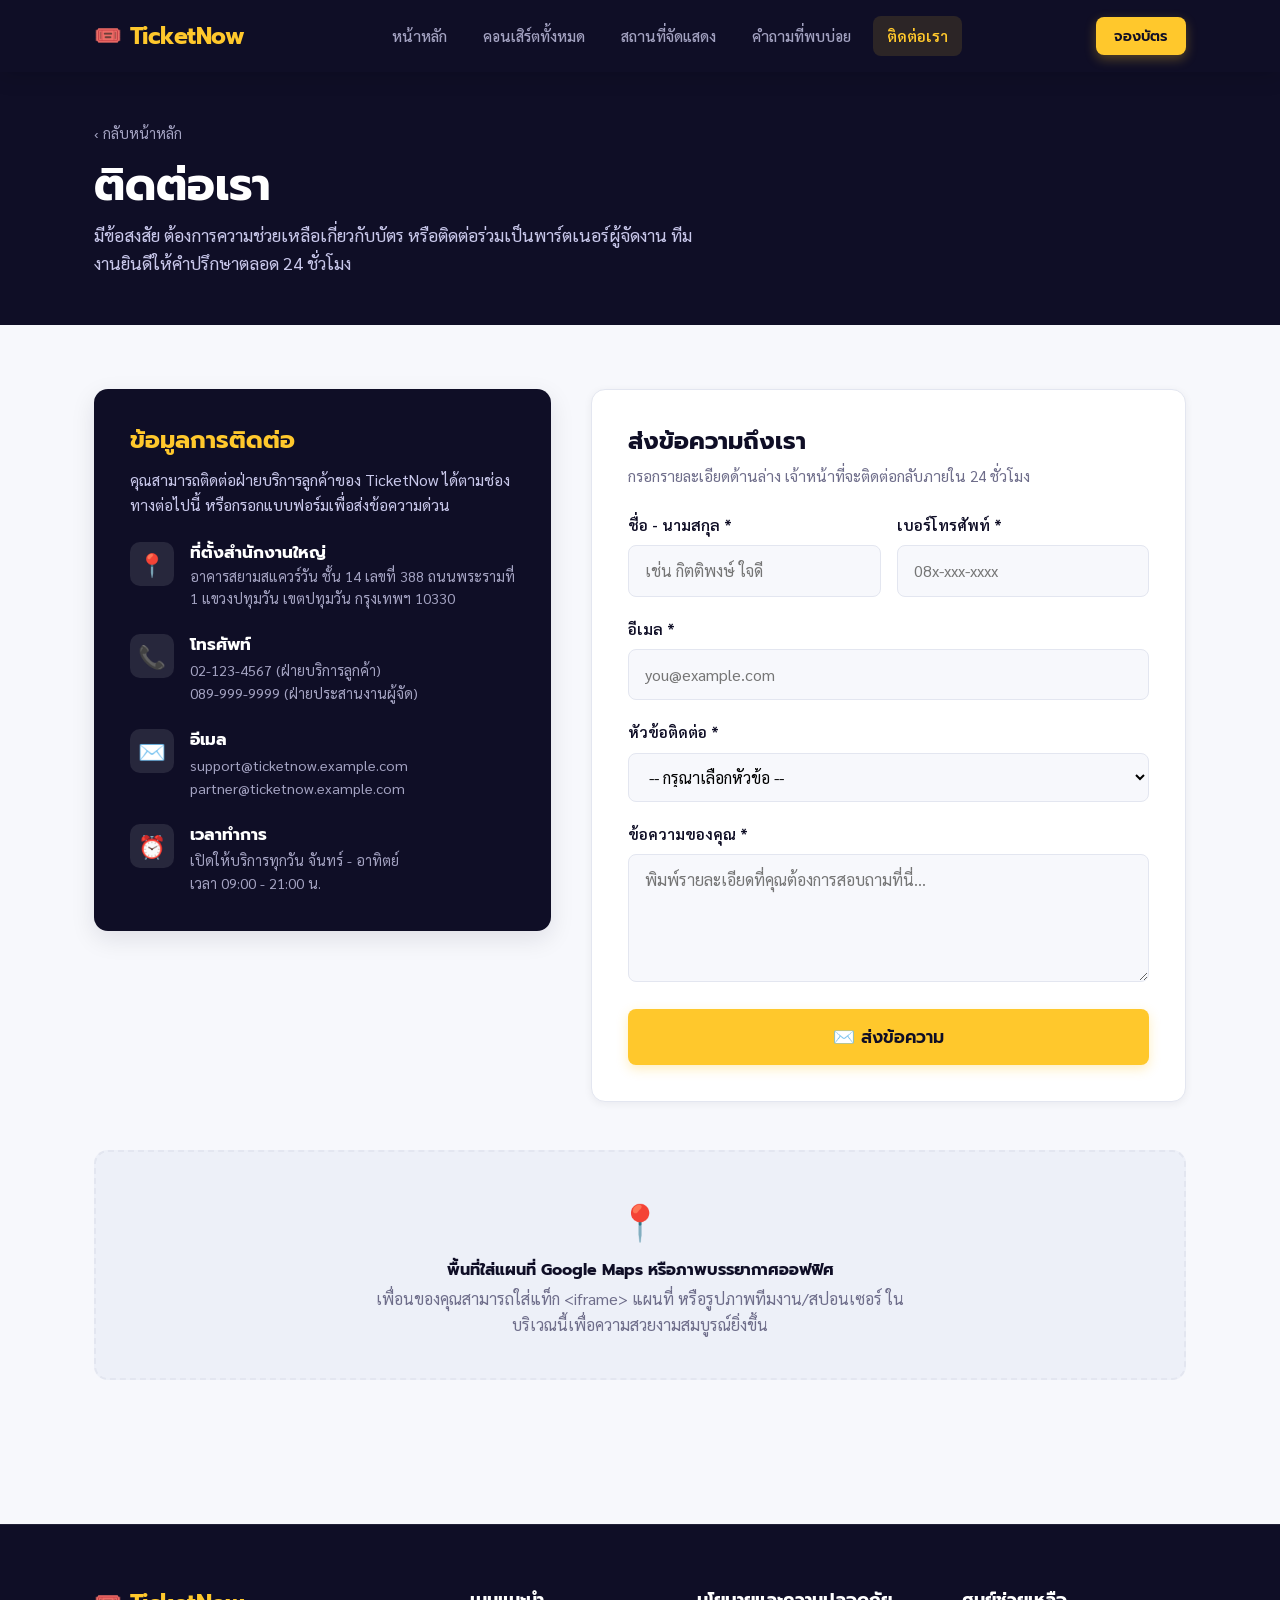
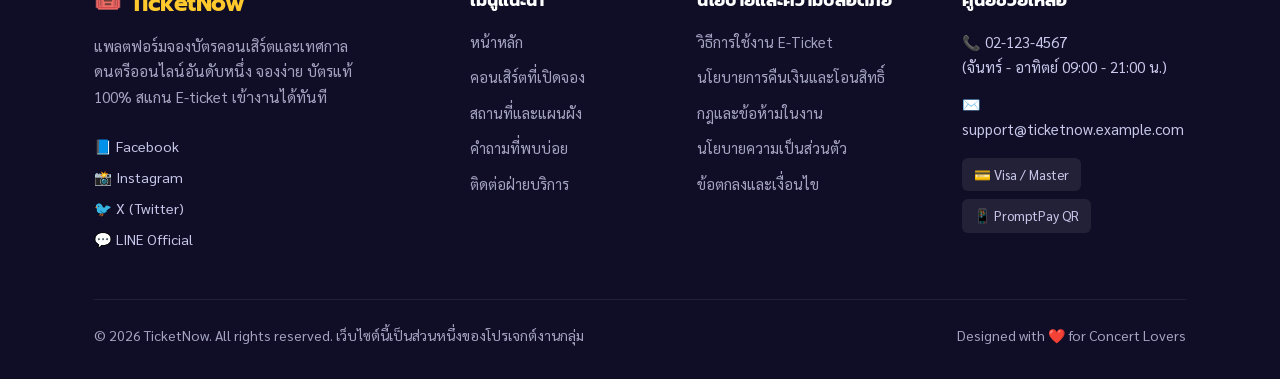
<file: contact.html>
<!DOCTYPE html>
<html lang="th">
<head>
  <meta charset="utf-8">
  <meta name="viewport" content="width=device-width, initial-scale=1">
  <title>ติดต่อเรา – TicketNow</title>
  <link rel="stylesheet" href="style.css">
</head>
<body>

  <!-- Header -->
  <header></header>

  <!-- Page Banner -->
  <section class="page-banner">
    <div class="page-banner-overlay" style="background-image: url('https://images.unsplash.com/photo-1511671782779-c97d3d27a1d4?auto=format&fit=crop&w=1400&q=80');"></div>
    <div class="wrap">
      <a class="crumb" href="index.html">‹ กลับหน้าหลัก</a>
      <h1>ติดต่อเรา</h1>
      <p>มีข้อสงสัย ต้องการความช่วยเหลือเกี่ยวกับบัตร หรือติดต่อร่วมเป็นพาร์ตเนอร์ผู้จัดงาน ทีมงานยินดีให้คำปรึกษาตลอด 24 ชั่วโมง</p>
    </div>
  </section>

  <!-- Contact Layout -->
  <main class="section">
    <div class="wrap">
      <div class="contact-layout">

        <!-- Left: Contact Details Card -->
        <div class="contact-info-card">
          <h3>ข้อมูลการติดต่อ</h3>
          <p style="color: #c9c8eb; font-size: 0.98rem; line-height: 1.6;">คุณสามารถติดต่อฝ่ายบริการลูกค้าของ TicketNow ได้ตามช่องทางต่อไปนี้ หรือกรอกแบบฟอร์มเพื่อส่งข้อความด่วน</p>

          <div class="contact-detail-item">
            <div class="contact-icon">📍</div>
            <div>
              <h4 style="color: var(--white); font-size: 1.05rem;">ที่ตั้งสำนักงานใหญ่</h4>
              <p style="color: #a4a3c2; font-size: 0.9rem; margin-top: 4px; line-height: 1.5;">อาคารสยามสแควร์วัน ชั้น 14 เลขที่ 388 ถนนพระรามที่ 1 แขวงปทุมวัน เขตปทุมวัน กรุงเทพฯ 10330</p>
            </div>
          </div>

          <div class="contact-detail-item">
            <div class="contact-icon">📞</div>
            <div>
              <h4 style="color: var(--white); font-size: 1.05rem;">โทรศัพท์</h4>
              <p style="color: #a4a3c2; font-size: 0.9rem; margin-top: 4px;">02-123-4567 (ฝ่ายบริการลูกค้า)<br>089-999-9999 (ฝ่ายประสานงานผู้จัด)</p>
            </div>
          </div>

          <div class="contact-detail-item">
            <div class="contact-icon">✉️</div>
            <div>
              <h4 style="color: var(--white); font-size: 1.05rem;">อีเมล</h4>
              <p style="color: #a4a3c2; font-size: 0.9rem; margin-top: 4px;">support@ticketnow.example.com<br>partner@ticketnow.example.com</p>
            </div>
          </div>

          <div class="contact-detail-item">
            <div class="contact-icon">⏰</div>
            <div>
              <h4 style="color: var(--white); font-size: 1.05rem;">เวลาทำการ</h4>
              <p style="color: #a4a3c2; font-size: 0.9rem; margin-top: 4px;">เปิดให้บริการทุกวัน จันทร์ - อาทิตย์<br>เวลา 09:00 - 21:00 น.</p>
            </div>
          </div>
        </div>

        <!-- Right: Contact Form Card -->
        <div class="contact-form-card" id="formContainer">
          <h3 style="font-size: 1.5rem; margin-bottom: 8px;">ส่งข้อความถึงเรา</h3>
          <p style="color: var(--muted); font-size: 0.95rem; margin-bottom: 24px;">กรอกรายละเอียดด้านล่าง เจ้าหน้าที่จะติดต่อกลับภายใน 24 ชั่วโมง</p>

          <form id="contactForm">
            <div class="form-row">
              <div class="form-group">
                <label for="cName">ชื่อ - นามสกุล *</label>
                <input type="text" id="cName" placeholder="เช่น กิตติพงษ์ ใจดี" required>
              </div>
              <div class="form-group">
                <label for="cPhone">เบอร์โทรศัพท์ *</label>
                <input type="tel" id="cPhone" placeholder="08x-xxx-xxxx" required>
              </div>
            </div>

            <div class="form-group">
              <label for="cEmail">อีเมล *</label>
              <input type="email" id="cEmail" placeholder="you@example.com" required>
            </div>

            <div class="form-group">
              <label for="cSubject">หัวข้อติดต่อ *</label>
              <select id="cSubject" required>
                <option value="">-- กรุณาเลือกหัวข้อ --</option>
                <option value="order">ปัญหาเกี่ยวกับการสั่งซื้อบัตร / ชำระเงิน</option>
                <option value="ticket">ไม่ได้รับ E-Ticket ในอีเมล</option>
                <option value="concert">สอบถามรายละเอียดงานคอนเสิร์ต</option>
                <option value="partner">ติดต่อร่วมงาน / ผู้จัดงานคอนเสิร์ต</option>
                <option value="other">เรื่องอื่นๆ</option>
              </select>
            </div>

            <div class="form-group">
              <label for="cMessage">ข้อความของคุณ *</label>
              <textarea id="cMessage" rows="4" placeholder="พิมพ์รายละเอียดที่คุณต้องการสอบถามที่นี่..." required></textarea>
            </div>

            <button type="submit" class="btn btn-lg" style="width: 100%;">✉️ ส่งข้อความ</button>
          </form>
        </div>

      </div>

      <!-- Map & Placeholder Box for Friend to Decorate -->
      <div style="margin-top: 48px; padding: 40px; background: var(--paper-soft); border: 2px dashed var(--line); border-radius: var(--radius-md); text-align: center;">
        <span style="font-size: 2.2rem;">📍</span>
        <h4 style="margin: 12px 0 6px;">พื้นที่ใส่แผนที่ Google Maps หรือภาพบรรยากาศออฟฟิศ</h4>
        <p style="color: var(--muted); max-width: 550px; margin: 0 auto;">เพื่อนของคุณสามารถใส่แท็ก &lt;iframe&gt; แผนที่ หรือรูปภาพทีมงาน/สปอนเซอร์ ในบริเวณนี้เพื่อความสวยงามสมบูรณ์ยิ่งขึ้น</p>
      </div>

    </div>
  </main>

  <!-- Footer -->
  <footer></footer>

  <script src="app.js"></script>
  <script>
    document.getElementById('contactForm').addEventListener('submit', (e) => {
      e.preventDefault();
      const name = document.getElementById('cName').value.trim();
      const container = document.getElementById('formContainer');
      container.innerHTML = `
        <div style="text-align: center; padding: 48px 20px;">
          <div style="font-size: 3.5rem; margin-bottom: 16px;">🎉</div>
          <h3 style="font-size: 1.8rem; margin-bottom: 10px;">ส่งข้อความเรียบร้อยแล้ว!</h3>
          <p style="color: var(--muted); max-width: 450px; margin: 0 auto 24px; line-height: 1.6;">ขอบคุณครับคุณ <b>${name}</b> เจ้าหน้าที่ฝ่ายดูแลลูกค้าจะติดต่อกลับผ่านทางอีเมลหรือโทรศัพท์โดยเร็วที่สุด</p>
          <a class="btn" href="index.html">กลับหน้าหลัก</a>
        </div>
      `;
    });
  </script>
</body>
</html>
</file>
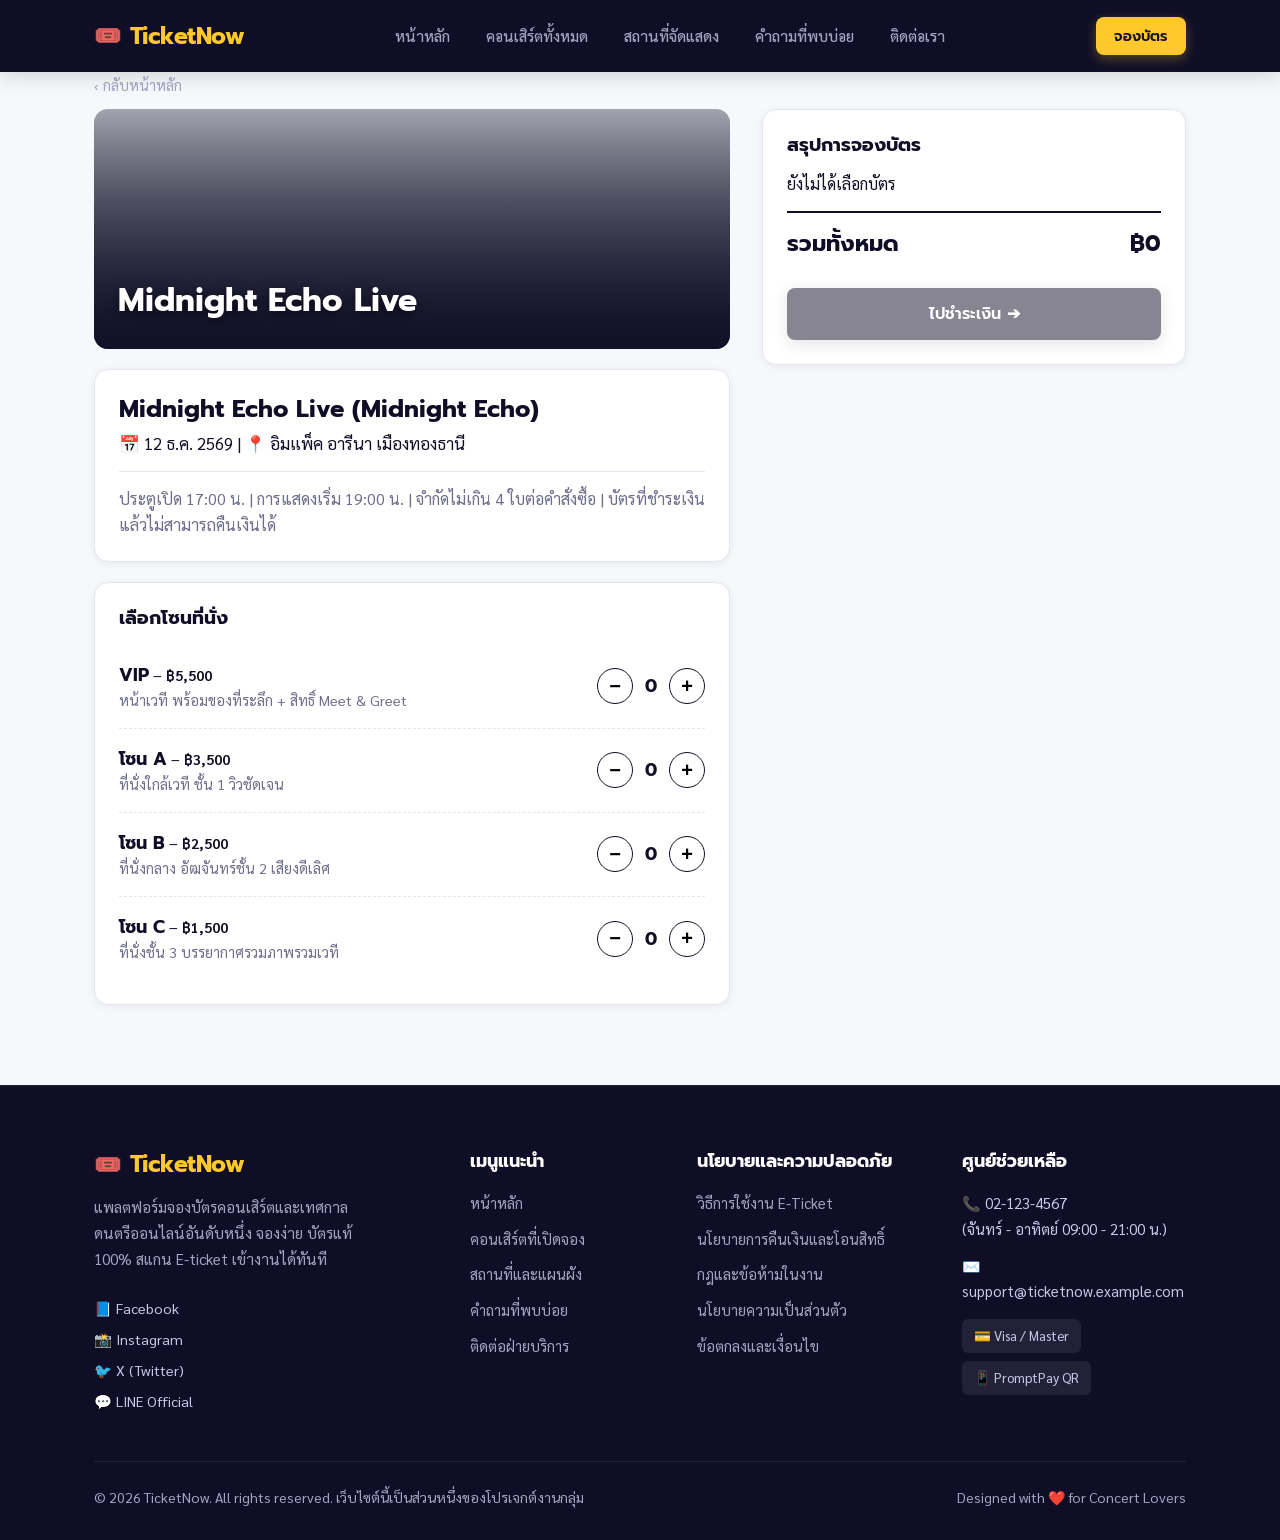
<file: detail.html>
<!DOCTYPE html>
<html lang="th">
<head>
  <meta charset="utf-8">
  <meta name="viewport" content="width=device-width,initial-scale=1">
  <title>รายละเอียดคอนเสิร์ต – TicketNow</title>
  <link rel="stylesheet" href="style.css">
</head>
<body>

  <!-- Header โหลดอัตโนมัติจาก app.js -->
  <header></header>

  <main>
    <div class="wrap">
      <a class="crumb" href="index.html">‹ กลับหน้าหลัก</a>
      <div class="layout">
        <div>
          <div class="banner" id="banner"></div>
          <div class="panel">
            <h2 id="title" style="margin-bottom: 6px;"></h2>
            <p id="info" class="meta" style="font-size: 1.05rem;"></p>
            <p style="margin-top:14px; color: var(--muted); line-height: 1.6; border-top: 1px solid var(--line); padding-top: 14px;">
              ประตูเปิด 17:00 น. | การแสดงเริ่ม 19:00 น. | จำกัดไม่เกิน 4 ใบต่อคำสั่งซื้อ | บัตรที่ชำระเงินแล้วไม่สามารถคืนเงินได้
            </p>
          </div>
          <div class="panel">
            <h3 style="margin-bottom: 14px;">เลือกโซนที่นั่ง</h3>
            <div id="zones"></div>
          </div>
        </div>

        <aside class="panel">
          <h3 style="margin-bottom: 14px;">สรุปการจองบัตร</h3>
          <div id="sum"><p class="meta">ยังไม่ได้เลือกบัตร</p></div>
          <div class="row total">
            <span>รวมทั้งหมด</span>
            <span id="total">฿0</span>
          </div>
          <button class="btn dark" id="next" style="width:100%;margin-top:20px;padding:14px;" disabled>ไปชำระเงิน ➔</button>
        </aside>
      </div>
    </div>
  </main>

  <!-- Footer โหลดอัตโนมัติจาก app.js -->
  <footer></footer>

  <script src="app.js"></script>
  <script>
    const c = getConcert(new URLSearchParams(location.search).get('id'));
    const qty = {};

    if (c.img) {
      banner.style.backgroundImage = `linear-gradient(to top, rgba(15,14,38,0.92) 0%, rgba(15,14,38,0.2) 100%), url('${c.img}')`;
      banner.style.backgroundSize = 'cover';
      banner.style.backgroundPosition = 'center';
    } else {
      banner.style.background = c.color;
    }
    banner.innerHTML = `<span style="position:relative;z-index:2;font-size:2rem;text-shadow:0 3px 12px rgba(0,0,0,0.6);">${c.name}</span>`;

    title.textContent = c.name + ' (' + c.artist + ')';
    info.textContent = '📅 ' + c.date + '  |  📍 ' + c.venue;

    zones.innerHTML = ZONES.map(z => `
      <div class="zone">
        <div>
          <b>${z.name}</b> – <span style="display:inline;color:var(--ink);font-weight:700;">${fmt(z.price)}</span>
          <span>${z.desc}</span>
        </div>
        <div class="qty">
          <button aria-label="ลด ${z.name}" data-z="${z.id}" data-d="-1">−</button>
          <b id="q-${z.id}">0</b>
          <button aria-label="เพิ่ม ${z.name}" data-z="${z.id}" data-d="1">+</button>
        </div>
      </div>
    `).join('');

    zones.onclick = e => {
      const b = e.target.closest('button');
      if (!b) return;
      const id = b.dataset.z;
      qty[id] = Math.min(4, Math.max(0, (qty[id] || 0) + +b.dataset.d));
      render();
    };

    function render() {
      let t = 0, h = '';
      ZONES.forEach(z => {
        const n = qty[z.id] || 0;
        document.getElementById('q-' + z.id).textContent = n;
        if (n) {
          t += n * z.price;
          h += `<div class="row"><span>${z.name} × ${n}</span><span>${fmt(n * z.price)}</span></div>`;
        }
      });
      sum.innerHTML = h || '<p class="meta">ยังไม่ได้เลือกบัตร</p>';
      total.textContent = fmt(t);
      next.disabled = !t;
    }

    next.onclick = () => {
      const items = ZONES.filter(z => qty[z.id]).map(z => ({ name: z.name, price: z.price, qty: qty[z.id] }));
      saveOrder({ concert: c.name, date: c.date, venue: c.venue, items });
      location.href = 'payment.html';
    };
  </script>
</body>
</html>
</file>
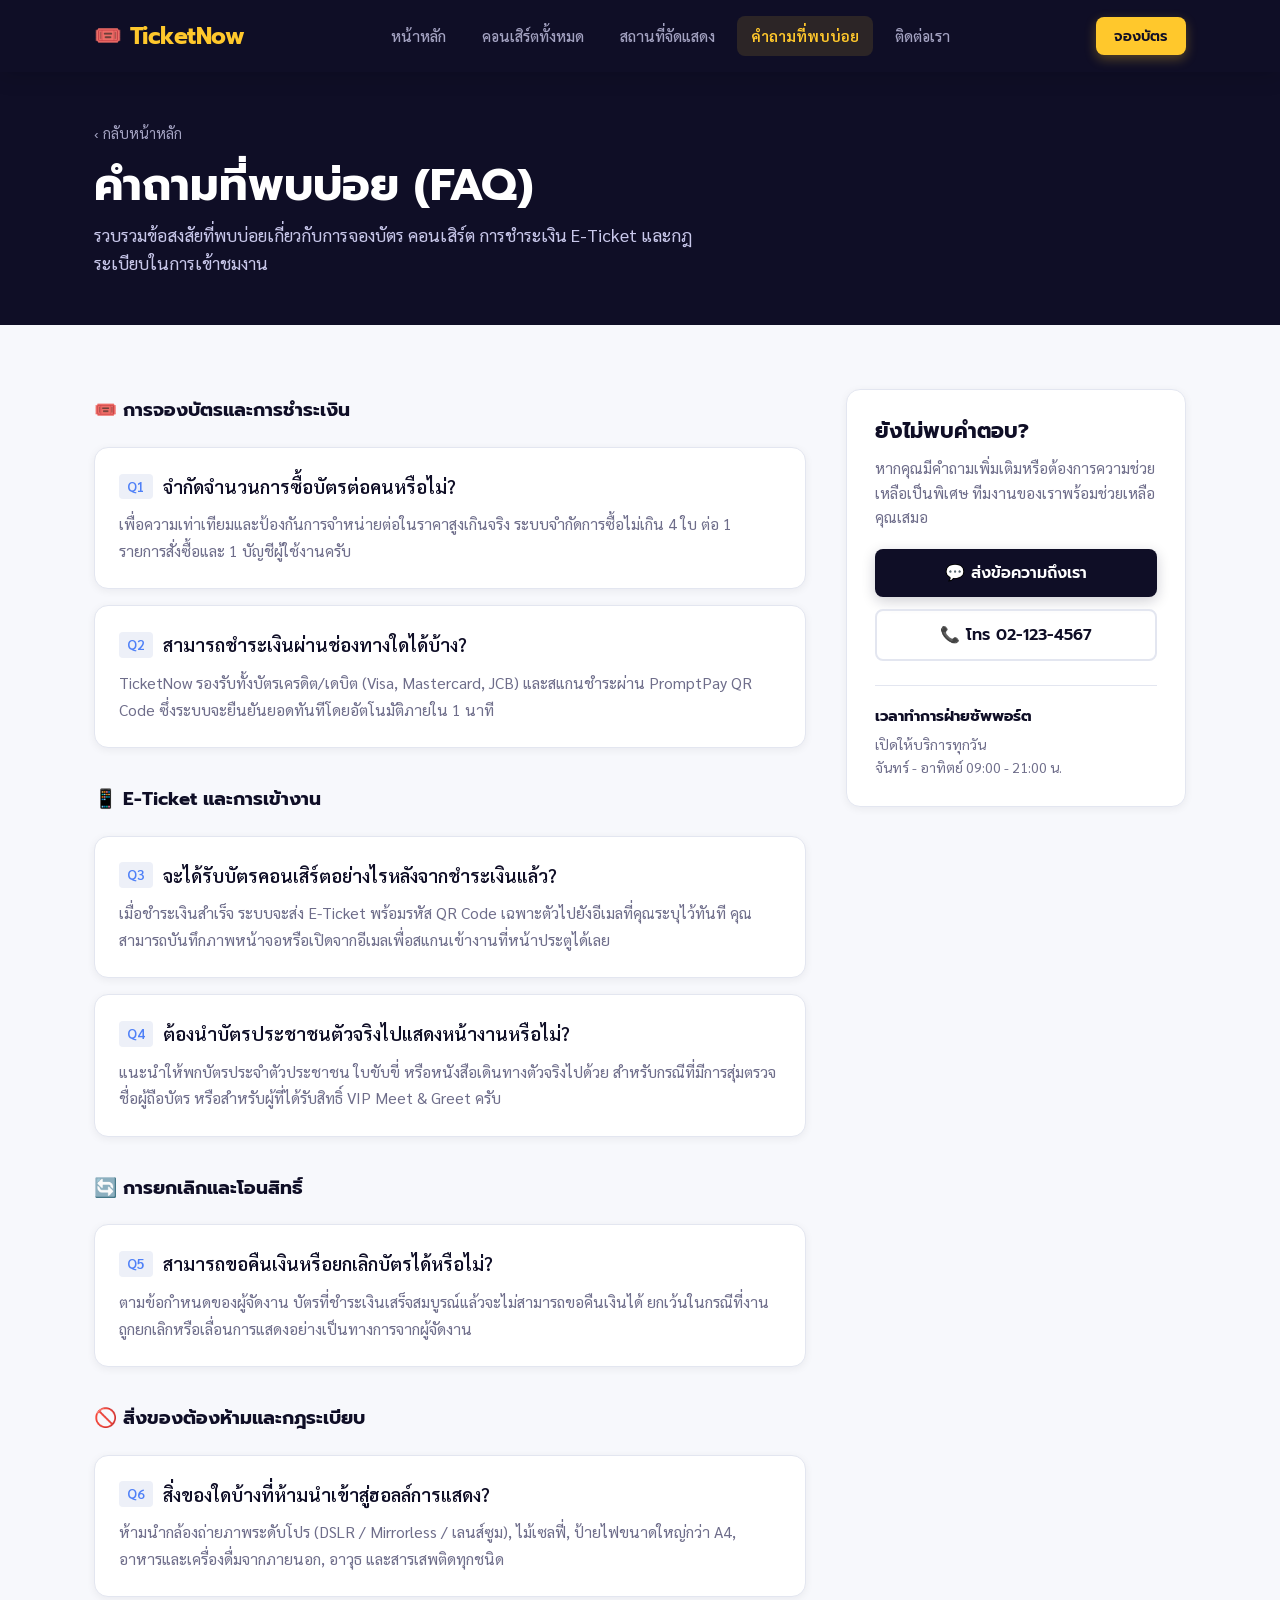
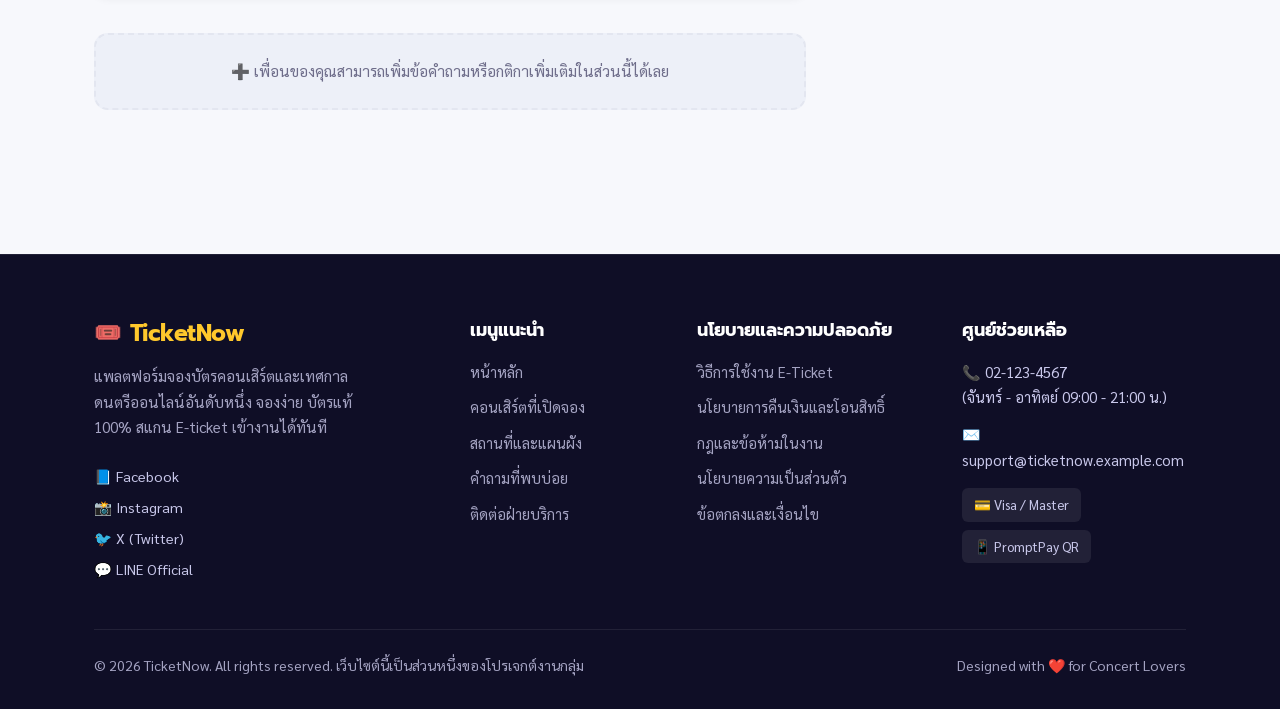
<file: faq.html>
<!DOCTYPE html>
<html lang="th">
<head>
  <meta charset="utf-8">
  <meta name="viewport" content="width=device-width, initial-scale=1">
  <title>คำถามที่พบบ่อย & ข้อควรปฏิบัติ – TicketNow</title>
  <link rel="stylesheet" href="style.css">
</head>
<body>

  <!-- Header -->
  <header></header>

  <!-- Page Banner -->
  <section class="page-banner">
    <div class="page-banner-overlay" style="background-image: url('https://images.unsplash.com/photo-1459749411175-04bf5292ceea?auto=format&fit=crop&w=1400&q=80');"></div>
    <div class="wrap">
      <a class="crumb" href="index.html">‹ กลับหน้าหลัก</a>
      <h1>คำถามที่พบบ่อย (FAQ)</h1>
      <p>รวบรวมข้อสงสัยที่พบบ่อยเกี่ยวกับการจองบัตร คอนเสิร์ต การชำระเงิน E-Ticket และกฎระเบียบในการเข้าชมงาน</p>
    </div>
  </section>

  <!-- FAQ Content -->
  <main class="section">
    <div class="wrap">
      <div class="faq-grid">
        
        <!-- Left: FAQ Items -->
        <div class="faq-list">

          <!-- หมวดหมู่ที่ 1 -->
          <h3 style="margin-top: 10px; margin-bottom: 8px; color: var(--ink);">🎟️ การจองบัตรและการชำระเงิน</h3>

          <div class="faq-item">
            <div class="faq-question">
              <span class="q-badge">Q1</span>
              <span>จำกัดจำนวนการซื้อบัตรต่อคนหรือไม่?</span>
            </div>
            <p class="faq-answer">เพื่อความเท่าเทียมและป้องกันการจำหน่ายต่อในราคาสูงเกินจริง ระบบจำกัดการซื้อไม่เกิน 4 ใบ ต่อ 1 รายการสั่งซื้อและ 1 บัญชีผู้ใช้งานครับ</p>
          </div>

          <div class="faq-item">
            <div class="faq-question">
              <span class="q-badge">Q2</span>
              <span>สามารถชำระเงินผ่านช่องทางใดได้บ้าง?</span>
            </div>
            <p class="faq-answer">TicketNow รองรับทั้งบัตรเครดิต/เดบิต (Visa, Mastercard, JCB) และสแกนชำระผ่าน PromptPay QR Code ซึ่งระบบจะยืนยันยอดทันทีโดยอัตโนมัติภายใน 1 นาที</p>
          </div>

          <!-- หมวดหมู่ที่ 2 -->
          <h3 style="margin-top: 24px; margin-bottom: 8px; color: var(--ink);" id="e-ticket">📱 E-Ticket และการเข้างาน</h3>

          <div class="faq-item">
            <div class="faq-question">
              <span class="q-badge">Q3</span>
              <span>จะได้รับบัตรคอนเสิร์ตอย่างไรหลังจากชำระเงินแล้ว?</span>
            </div>
            <p class="faq-answer">เมื่อชำระเงินสำเร็จ ระบบจะส่ง E-Ticket พร้อมรหัส QR Code เฉพาะตัวไปยังอีเมลที่คุณระบุไว้ทันที คุณสามารถบันทึกภาพหน้าจอหรือเปิดจากอีเมลเพื่อสแกนเข้างานที่หน้าประตูได้เลย</p>
          </div>

          <div class="faq-item">
            <div class="faq-question">
              <span class="q-badge">Q4</span>
              <span>ต้องนำบัตรประชาชนตัวจริงไปแสดงหน้างานหรือไม่?</span>
            </div>
            <p class="faq-answer">แนะนำให้พกบัตรประจำตัวประชาชน ใบขับขี่ หรือหนังสือเดินทางตัวจริงไปด้วย สำหรับกรณีที่มีการสุ่มตรวจชื่อผู้ถือบัตร หรือสำหรับผู้ที่ได้รับสิทธิ์ VIP Meet & Greet ครับ</p>
          </div>

          <!-- หมวดหมู่ที่ 3 -->
          <h3 style="margin-top: 24px; margin-bottom: 8px; color: var(--ink);" id="refund">🔄 การยกเลิกและโอนสิทธิ์</h3>

          <div class="faq-item">
            <div class="faq-question">
              <span class="q-badge">Q5</span>
              <span>สามารถขอคืนเงินหรือยกเลิกบัตรได้หรือไม่?</span>
            </div>
            <p class="faq-answer">ตามข้อกำหนดของผู้จัดงาน บัตรที่ชำระเงินเสร็จสมบูรณ์แล้วจะไม่สามารถขอคืนเงินได้ ยกเว้นในกรณีที่งานถูกยกเลิกหรือเลื่อนการแสดงอย่างเป็นทางการจากผู้จัดงาน</p>
          </div>

          <!-- หมวดหมู่ที่ 4 -->
          <h3 style="margin-top: 24px; margin-bottom: 8px; color: var(--ink);" id="rules">🚫 สิ่งของต้องห้ามและกฎระเบียบ</h3>

          <div class="faq-item">
            <div class="faq-question">
              <span class="q-badge">Q6</span>
              <span>สิ่งของใดบ้างที่ห้ามนำเข้าสู่ฮอลล์การแสดง?</span>
            </div>
            <p class="faq-answer">ห้ามนำกล้องถ่ายภาพระดับโปร (DSLR / Mirrorless / เลนส์ซูม), ไม้เซลฟี่, ป้ายไฟขนาดใหญ่กว่า A4, อาหารและเครื่องดื่มจากภายนอก, อาวุธ และสารเสพติดทุกชนิด</p>
          </div>

          <!-- Placeholder for Friend -->
          <div style="margin-top: 20px; padding: 24px; background: var(--paper-soft); border: 2px dashed var(--line); border-radius: var(--radius-md); text-align: center;">
            <p style="color: var(--muted); font-size: 0.95rem;">➕ เพื่อนของคุณสามารถเพิ่มข้อคำถามหรือกติกาเพิ่มเติมในส่วนนี้ได้เลย</p>
          </div>

        </div>

        <!-- Right Sidebar -->
        <aside class="faq-sidebar">
          <h3 style="font-size: 1.3rem; margin-bottom: 12px;">ยังไม่พบคำตอบ?</h3>
          <p style="color: var(--muted); font-size: 0.95rem; line-height: 1.6; margin-bottom: 20px;">หากคุณมีคำถามเพิ่มเติมหรือต้องการความช่วยเหลือเป็นพิเศษ ทีมงานของเราพร้อมช่วยเหลือคุณเสมอ</p>
          
          <div style="display: flex; flex-direction: column; gap: 12px;">
            <a class="btn dark" style="width: 100%; text-align: center;" href="contact.html">💬 ส่งข้อความถึงเรา</a>
            <a class="btn outline" style="width: 100%; text-align: center;" href="tel:021234567">📞 โทร 02-123-4567</a>
          </div>

          <div style="margin-top: 24px; padding-top: 20px; border-top: 1px solid var(--line);">
            <h4 style="font-size: 0.95rem; margin-bottom: 8px;">เวลาทำการฝ่ายซัพพอร์ต</h4>
            <p style="font-size: 0.88rem; color: var(--muted); line-height: 1.6;">เปิดให้บริการทุกวัน<br>จันทร์ - อาทิตย์ 09:00 - 21:00 น.</p>
          </div>
        </aside>

      </div>
    </div>
  </main>

  <!-- Footer -->
  <footer></footer>

  <script src="app.js"></script>
</body>
</html>
</file>
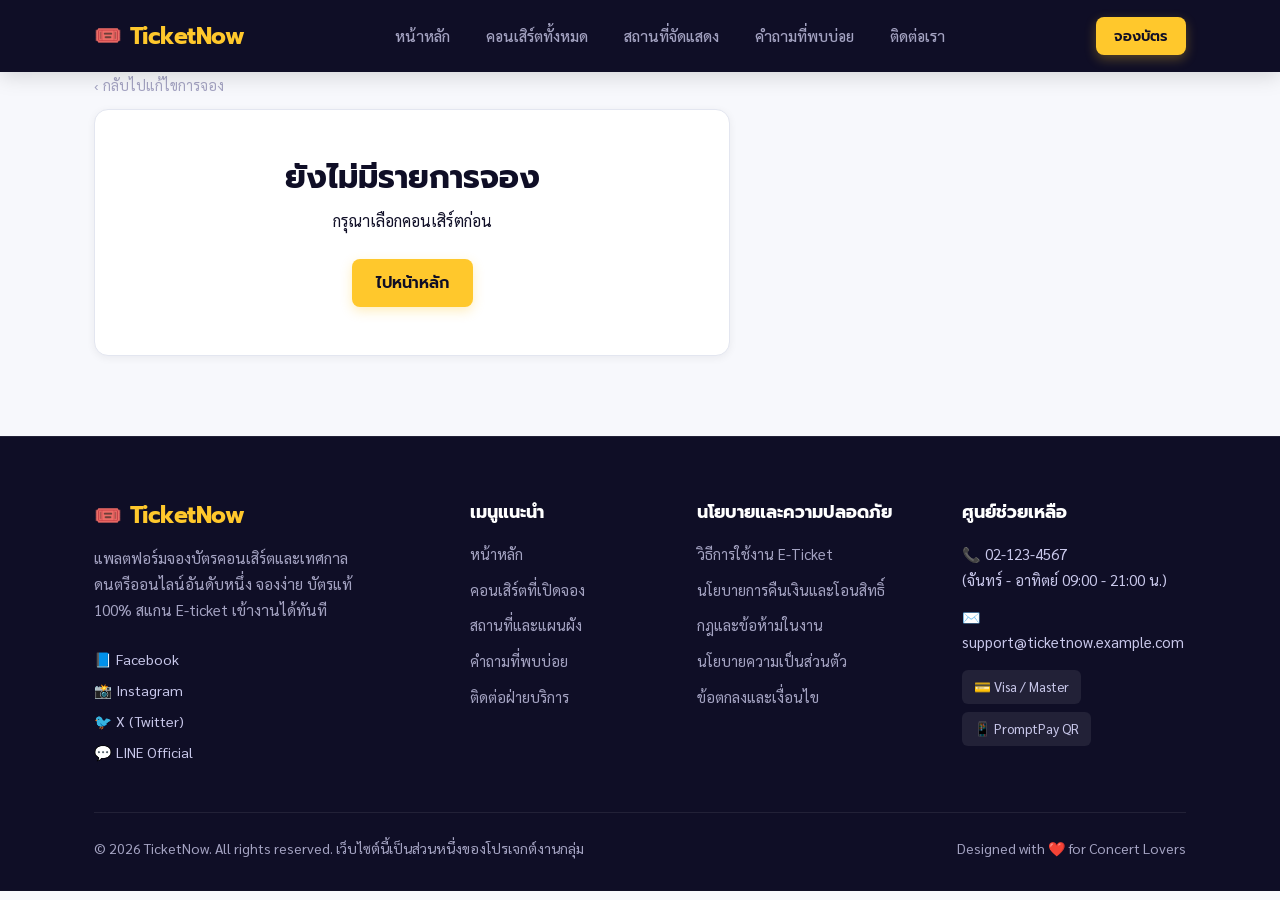
<file: payment.html>
<!DOCTYPE html><html lang="th"><head><meta charset="utf-8"><meta name="viewport" content="width=device-width,initial-scale=1"><title>ชำระเงิน – TicketNow</title><link rel="stylesheet" href="style.css"></head><body>
<header></header>
<main><div class="wrap"><a class="crumb" href="javascript:history.back()">‹ กลับไปแก้ไขการจอง</a>
<div class="layout" id="page"><div>
 <div class="panel"><h3>ข้อมูลผู้จอง</h3>
  <label for="name">ชื่อ-นามสกุล</label><input id="name" autocomplete="name">
  <label for="email">อีเมลสำหรับรับบัตร</label><input id="email" type="email" autocomplete="email">
  <label for="phone">เบอร์โทรศัพท์</label><input id="phone" type="tel" autocomplete="tel"></div>
 <div class="panel"><h3>วิธีชำระเงิน</h3>
  <div class="tabs"><button aria-pressed="true" data-m="card">บัตรเครดิต</button><button aria-pressed="false" data-m="qr">พร้อมเพย์ QR</button></div>
  <div id="card"><label for="cn">หมายเลขบัตร</label><input id="cn" inputmode="numeric" placeholder="0000 0000 0000 0000"><div style="display:grid;grid-template-columns:1fr 1fr;gap:12px"><div><label for="ex">วันหมดอายุ</label><input id="ex" placeholder="MM/YY"></div><div><label for="cv">CVV</label><input id="cv" inputmode="numeric" maxlength="3"></div></div></div>
  <div id="qr" class="hidden"><p class="meta" style="margin-top:12px">กดยืนยันเพื่อสร้าง QR Code สำหรับสแกนชำระเงิน (ตัวอย่าง)</p></div>
 </div></div>
<aside class="panel"><h3>สรุปคำสั่งซื้อ</h3><p class="meta" id="ev"></p><div id="items"></div><div class="row total"><span>ยอดชำระ</span><span id="total"></span></div><p id="err" class="meta" style="color:#c0264f;margin-top:10px" role="alert"></p><button class="btn dark" id="pay" style="width:100%;margin-top:8px">ยืนยันและชำระเงิน</button></aside>
</div></div></main>
<footer></footer>
<script src="app.js"></script>
<script>
const o=loadOrder();let method='card';
if(!o){page.innerHTML='<div class="panel success"><h2>ยังไม่มีรายการจอง</h2><p>กรุณาเลือกคอนเสิร์ตก่อน</p><br><a class="btn" href="index.html">ไปหน้าหลัก</a></div>'}else{
 const sum=o.items.reduce((s,i)=>s+i.price*i.qty,0);
 ev.textContent=o.concert+' · '+o.date;
 items.innerHTML=o.items.map(i=>`<div class="row"><span>${i.name} × ${i.qty}</span><span>${fmt(i.price*i.qty)}</span></div>`).join('');total.textContent=fmt(sum);
 document.querySelector('.tabs').onclick=e=>{const b=e.target.closest('button');if(!b)return;method=b.dataset.m;document.querySelectorAll('.tabs button').forEach(x=>x.setAttribute('aria-pressed',x===b));card.classList.toggle('hidden',method!=='card');qr.classList.toggle('hidden',method!=='qr')};
 pay.onclick=()=>{
  if(!name.value.trim()||!/\S+@\S+\.\S+/.test(email.value)||!phone.value.trim()){err.textContent='กรอกชื่อ อีเมลที่ถูกต้อง และเบอร์โทรให้ครบ';return}
  if(method==='card'&&(cn.value.replace(/\s/g,'').length<16||!ex.value||cv.value.length<3)){err.textContent='ตรวจสอบข้อมูลบัตรอีกครั้ง';return}
  const ref='TN'+Date.now().toString().slice(-8);
  page.innerHTML=`<div class="panel success" style="grid-column:1/-1"><h2>จองสำเร็จ</h2><p>เลขที่การจอง <b>${ref}</b></p><p class="meta">เราส่งบัตรไปที่ ${email.value} แล้ว</p><br><a class="btn" href="index.html">กลับหน้าหลัก</a></div>`;
  try{sessionStorage.removeItem('order')}catch(e){}};
}
</script></body></html>
</file>
<file: style.css>
/* ==========================================================
   TicketNow - Master Stylesheet
   Modern, Clean, Responsive Design for Concert Ticketing
   ========================================================== */

:root {
  --ink: #0f0e26;
  --ink-soft: #1c1a3e;
  --ink-light: #2c2859;
  --paper: #f7f8fc;
  --paper-soft: #edf0f8;
  --ticket: #ffc82c;
  --ticket-hover: #e6b220;
  --pink: #ff4d7e;
  --sky: #4f80f7;
  --green: #10b981;
  --line: #e3e6f0;
  --line-dark: #37336b;
  --muted: #6e6d8a;
  --muted-light: #a4a3c2;
  --white: #ffffff;
  --shadow-sm: 0 2px 8px rgba(15, 14, 38, 0.06);
  --shadow-md: 0 8px 24px rgba(15, 14, 38, 0.1);
  --shadow-lg: 0 16px 36px rgba(15, 14, 38, 0.14);
  --radius-sm: 8px;
  --radius-md: 14px;
  --radius-lg: 20px;
}

* {
  box-sizing: border-box;
  margin: 0;
  padding: 0;
}

body {
  font-family: 'Sarabun', -apple-system, BlinkMacSystemFont, sans-serif;
  background: var(--paper);
  color: var(--ink);
  line-height: 1.6;
  -webkit-font-smoothing: antialiased;
}

h1, h2, h3, h4, h5, .logo, .font-heading {
  font-family: 'Prompt', sans-serif;
  line-height: 1.25;
  color: var(--ink);
}

a {
  color: inherit;
  text-decoration: none;
  transition: all 0.2s ease;
}

img {
  max-width: 100%;
  height: auto;
  display: block;
}

:focus-visible {
  outline: 3px solid var(--sky);
  outline-offset: 2px;
}

.wrap {
  max-width: 1140px;
  margin: 0 auto;
  padding: 0 24px;
}

/* ==========================================================
   Buttons
   ========================================================== */
.btn {
  display: inline-flex;
  align-items: center;
  justify-content: center;
  gap: 8px;
  border: 0;
  cursor: pointer;
  font: 600 1rem 'Prompt', sans-serif;
  padding: 12px 24px;
  border-radius: var(--radius-sm);
  background: var(--ticket);
  color: var(--ink);
  box-shadow: 0 4px 12px rgba(255, 200, 44, 0.3);
  transition: all 0.2s ease;
}

.btn:hover {
  background: var(--ticket-hover);
  transform: translateY(-2px);
  box-shadow: 0 6px 16px rgba(255, 200, 44, 0.4);
}

.btn:active {
  transform: translateY(0);
}

.btn:disabled {
  opacity: 0.5;
  cursor: not-allowed;
  transform: none;
  box-shadow: none;
}

.btn.dark {
  background: var(--ink);
  color: var(--white);
  box-shadow: 0 4px 14px rgba(15, 14, 38, 0.2);
}

.btn.dark:hover {
  background: var(--ink-light);
}

.btn.outline {
  background: transparent;
  border: 2px solid var(--line);
  color: var(--ink);
  box-shadow: none;
}

.btn.outline:hover {
  border-color: var(--ink);
  background: var(--paper-soft);
}

.btn.outline-white {
  background: transparent;
  border: 2px solid rgba(255, 255, 255, 0.4);
  color: var(--white);
  box-shadow: none;
}

.btn.outline-white:hover {
  border-color: var(--white);
  background: rgba(255, 255, 255, 0.1);
}

.btn-sm {
  padding: 8px 16px;
  font-size: 0.9rem;
}

.btn-lg {
  padding: 15px 32px;
  font-size: 1.1rem;
}

/* ==========================================================
   Header & Navigation
   ========================================================== */
header {
  background: var(--ink);
  color: var(--white);
  position: sticky;
  top: 0;
  z-index: 100;
  box-shadow: 0 4px 20px rgba(0, 0, 0, 0.15);
}

.header-wrap {
  display: flex;
  justify-content: space-between;
  align-items: center;
  height: 72px;
}

.logo {
  font-weight: 700;
  font-size: 1.45rem;
  color: var(--ticket);
  display: flex;
  align-items: center;
  gap: 8px;
  letter-spacing: -0.5px;
}

.logo-badge {
  font-size: 1.4rem;
}

.nav-menu {
  display: flex;
  align-items: center;
  gap: 8px;
}

.nav-menu a {
  padding: 8px 14px;
  border-radius: var(--radius-sm);
  font-size: 0.95rem;
  font-weight: 500;
  color: var(--muted-light);
}

.nav-menu a:hover {
  color: var(--white);
  background: rgba(255, 255, 255, 0.08);
}

.nav-menu a.active {
  color: var(--ticket);
  background: rgba(255, 200, 44, 0.12);
  font-weight: 600;
}

.header-actions {
  display: flex;
  align-items: center;
  gap: 12px;
}

.btn-nav {
  padding: 8px 18px;
  font-size: 0.9rem;
}

.nav-toggle {
  display: none;
  background: none;
  border: none;
  color: var(--white);
  font-size: 1.6rem;
  cursor: pointer;
  padding: 6px;
}

/* ==========================================================
   Hero Section (Main Page)
   ========================================================== */
.hero {
  position: relative;
  background: var(--ink);
  color: var(--white);
  padding: 70px 0 90px;
  overflow: hidden;
}

.hero-bg-overlay {
  position: absolute;
  top: 0;
  left: 0;
  width: 100%;
  height: 100%;
  background-image: 
    radial-gradient(circle at 80% 20%, rgba(255, 77, 126, 0.25) 0%, transparent 50%),
    radial-gradient(circle at 20% 80%, rgba(79, 128, 247, 0.25) 0%, transparent 50%),
    linear-gradient(to bottom, rgba(15, 14, 38, 0.85), rgba(15, 14, 38, 0.96)),
    url('https://images.unsplash.com/photo-1470225620780-dba8ba36b745?auto=format&fit=crop&w=1600&q=80');
  background-size: cover;
  background-position: center;
  pointer-events: none;
}

.hero .wrap {
  position: relative;
  z-index: 2;
  display: grid;
  grid-template-columns: 1.2fr 0.85fr;
  gap: 48px;
  align-items: center;
}

.hero-badge {
  display: inline-flex;
  align-items: center;
  gap: 8px;
  background: rgba(255, 200, 44, 0.15);
  color: var(--ticket);
  border: 1px solid rgba(255, 200, 44, 0.3);
  padding: 6px 14px;
  border-radius: 99px;
  font-size: 0.88rem;
  font-weight: 600;
  margin-bottom: 20px;
}

.hero h1 {
  font-size: clamp(2.4rem, 4.5vw, 3.6rem);
  font-weight: 700;
  line-height: 1.18;
  color: var(--white);
  letter-spacing: -0.5px;
}

.hero h1 span {
  color: var(--ticket);
}

.hero p {
  margin: 20px 0 32px;
  color: #c8c7e6;
  font-size: 1.12rem;
  max-width: 52ch;
  line-height: 1.7;
}

.hero-actions {
  display: flex;
  flex-wrap: wrap;
  gap: 16px;
  margin-bottom: 32px;
}

.hero-stats {
  display: flex;
  gap: 32px;
  padding-top: 24px;
  border-top: 1px solid rgba(255, 255, 255, 0.12);
}

.stat-item h4 {
  font-size: 1.6rem;
  color: var(--white);
  font-weight: 700;
}

.stat-item p {
  margin: 0;
  font-size: 0.85rem;
  color: var(--muted-light);
}

/* Interactive Ticket Stub */
.stub-card {
  background: linear-gradient(135deg, #ffd764, #ffbf1a);
  color: var(--ink);
  border-radius: 20px;
  padding: 28px;
  position: relative;
  box-shadow: 0 20px 40px rgba(0, 0, 0, 0.35);
  transform: rotate(2deg);
  transition: transform 0.3s ease;
  display: grid;
  grid-template-columns: 1fr auto;
  gap: 20px;
}

.stub-card:hover {
  transform: rotate(0deg) scale(1.02);
}

.stub-card::before, .stub-card::after {
  content: "";
  position: absolute;
  left: calc(72% - 12px);
  width: 24px;
  height: 24px;
  border-radius: 50%;
  background: #0f0e26;
}

.stub-card::before { top: -12px; }
.stub-card::after { bottom: -12px; }

.stub-left {
  border-right: 2px dashed rgba(15, 14, 38, 0.35);
  padding-right: 20px;
}

.stub-tag {
  display: inline-block;
  background: var(--ink);
  color: var(--ticket);
  padding: 4px 10px;
  border-radius: 6px;
  font: 700 0.8rem 'Prompt';
  margin-bottom: 12px;
}

.stub-left h3 {
  font-size: 1.65rem;
  margin-bottom: 8px;
  color: var(--ink);
}

.stub-meta {
  font-size: 0.95rem;
  font-weight: 600;
  color: #3b3765;
  margin-bottom: 4px;
}

.stub-price {
  font: 700 1.25rem 'Prompt';
  margin-top: 14px;
  color: var(--ink);
}

.stub-right {
  display: flex;
  flex-direction: column;
  align-items: center;
  justify-content: space-between;
  text-align: center;
}

.stub-seat {
  writing-mode: vertical-rl;
  font: 700 1.15rem 'Prompt';
  letter-spacing: 2px;
}

.stub-barcode {
  font-family: monospace;
  font-size: 0.75rem;
  letter-spacing: 3px;
  writing-mode: vertical-rl;
  opacity: 0.7;
}

/* ==========================================================
   Search & Filter Bar
   ========================================================== */
.search-bar-wrap {
  margin-top: -36px;
  position: relative;
  z-index: 10;
  margin-bottom: 48px;
}

.search-box {
  background: var(--white);
  border-radius: var(--radius-md);
  padding: 16px 20px;
  box-shadow: var(--shadow-lg);
  display: grid;
  grid-template-columns: 2fr 1.2fr 1.2fr auto;
  gap: 16px;
  align-items: center;
  border: 1px solid var(--line);
}

.search-group {
  display: flex;
  flex-direction: column;
  gap: 4px;
}

.search-group label {
  font-size: 0.8rem;
  font-weight: 600;
  color: var(--muted);
  text-transform: uppercase;
  letter-spacing: 0.5px;
}

.search-group input, .search-group select {
  border: 1px solid var(--line);
  padding: 10px 14px;
  border-radius: var(--radius-sm);
  font: inherit;
  font-size: 0.95rem;
  background: var(--paper);
}

.search-group input:focus, .search-group select:focus {
  background: var(--white);
  border-color: var(--sky);
}

/* ==========================================================
   Section Headers & Common
   ========================================================== */
.section {
  padding: 64px 0;
}

.section-head {
  display: flex;
  justify-content: space-between;
  align-items: flex-end;
  margin-bottom: 36px;
  flex-wrap: wrap;
  gap: 16px;
}

.section-title {
  font-size: clamp(1.8rem, 3vw, 2.3rem);
  color: var(--ink);
}

.section-sub {
  color: var(--muted);
  font-size: 1.05rem;
  margin-top: 6px;
}

.view-all-link {
  font-weight: 600;
  color: var(--sky);
  display: inline-flex;
  align-items: center;
  gap: 6px;
}

.view-all-link:hover {
  text-decoration: underline;
}

/* Category Filter Chips */
.chips-wrap {
  display: flex;
  gap: 10px;
  overflow-x: auto;
  padding-bottom: 12px;
  margin-bottom: 28px;
}

.chip {
  padding: 8px 18px;
  border-radius: 99px;
  background: var(--white);
  border: 1px solid var(--line);
  font-weight: 500;
  font-size: 0.95rem;
  cursor: pointer;
  white-space: nowrap;
  transition: all 0.2s ease;
}

.chip:hover, .chip.active {
  background: var(--ink);
  color: var(--white);
  border-color: var(--ink);
}

/* ==========================================================
   Concert Cards Grid
   ========================================================== */
.grid {
  display: grid;
  grid-template-columns: repeat(auto-fill, minmax(320px, 1fr));
  gap: 28px;
}

.card {
  background: var(--white);
  border: 1px solid var(--line);
  border-radius: var(--radius-md);
  overflow: hidden;
  display: flex;
  flex-direction: column;
  transition: transform 0.25s ease, box-shadow 0.25s ease;
  box-shadow: var(--shadow-sm);
}

.card:hover {
  transform: translateY(-6px);
  box-shadow: var(--shadow-lg);
}

.card-img-wrap {
  position: relative;
  height: 200px;
  overflow: hidden;
  background: var(--ink);
}

.card-img {
  width: 100%;
  height: 100%;
  object-fit: cover;
  transition: transform 0.4s ease;
}

.card:hover .card-img {
  transform: scale(1.06);
}

.card-badge {
  position: absolute;
  top: 14px;
  left: 14px;
  background: rgba(15, 14, 38, 0.85);
  backdrop-filter: blur(4px);
  color: var(--ticket);
  padding: 4px 10px;
  border-radius: 6px;
  font: 700 0.8rem 'Prompt';
}

.card-genre {
  position: absolute;
  bottom: 14px;
  left: 14px;
  background: rgba(255, 255, 255, 0.92);
  color: var(--ink);
  padding: 3px 8px;
  border-radius: 4px;
  font-size: 0.78rem;
  font-weight: 600;
}

.card .body {
  padding: 20px;
  display: flex;
  flex-direction: column;
  gap: 8px;
  flex: 1;
}

.card .artist {
  font-size: 0.9rem;
  font-weight: 600;
  color: var(--pink);
  text-transform: uppercase;
  letter-spacing: 0.5px;
}

.card h3 {
  font-size: 1.35rem;
  color: var(--ink);
  margin-bottom: 4px;
}

.card .meta {
  color: var(--muted);
  font-size: 0.92rem;
  display: flex;
  align-items: center;
  gap: 6px;
}

.card .desc {
  font-size: 0.92rem;
  color: var(--muted);
  margin-top: 6px;
  line-height: 1.5;
  display: -webkit-box;
  -webkit-line-clamp: 2;
  -webkit-box-orient: vertical;
  overflow: hidden;
}

.card .foot {
  display: flex;
  justify-content: space-between;
  align-items: center;
  margin-top: auto;
  padding-top: 16px;
  border-top: 1px dashed var(--line);
}

.price-box {
  display: flex;
  flex-direction: column;
}

.price-label {
  font-size: 0.78rem;
  color: var(--muted);
}

.price {
  font: 700 1.25rem 'Prompt';
  color: var(--ink);
}

/* ==========================================================
   Promotional Banner
   ========================================================== */
.promo-banner {
  background: linear-gradient(135deg, var(--ink) 0%, #1e194f 100%);
  color: var(--white);
  border-radius: var(--radius-lg);
  padding: 48px;
  position: relative;
  overflow: hidden;
  margin: 50px 0;
  box-shadow: var(--shadow-lg);
  display: grid;
  grid-template-columns: 1.2fr 0.8fr;
  align-items: center;
  gap: 40px;
}

.promo-banner::after {
  content: "TICKETNOW";
  position: absolute;
  right: -20px;
  bottom: -40px;
  font: 900 7rem 'Prompt';
  color: rgba(255, 255, 255, 0.04);
  pointer-events: none;
}

.promo-content h3 {
  color: var(--ticket);
  font-size: 1rem;
  margin-bottom: 8px;
  text-transform: uppercase;
}

.promo-content h2 {
  font-size: clamp(1.8rem, 3.5vw, 2.5rem);
  color: var(--white);
  margin-bottom: 14px;
}

.promo-content p {
  color: #c9c8eb;
  font-size: 1.05rem;
  margin-bottom: 24px;
  max-width: 50ch;
}

.promo-code-box {
  background: rgba(255, 255, 255, 0.1);
  backdrop-filter: blur(8px);
  border: 1px dashed rgba(255, 255, 255, 0.3);
  padding: 24px;
  border-radius: var(--radius-md);
  text-align: center;
}

.promo-code-title {
  font-size: 0.9rem;
  color: #c9c8eb;
  margin-bottom: 8px;
}

.promo-code {
  font: 700 2rem 'Prompt';
  color: var(--ticket);
  letter-spacing: 3px;
  background: rgba(0, 0, 0, 0.25);
  padding: 8px 16px;
  border-radius: 8px;
  display: inline-block;
  margin-bottom: 8px;
}

/* ==========================================================
   Features / Value Props (Why Choose Us)
   ========================================================== */
.features-grid {
  display: grid;
  grid-template-columns: repeat(auto-fit, minmax(240px, 1fr));
  gap: 24px;
  margin-top: 24px;
}

.feature-box {
  background: var(--white);
  padding: 32px 24px;
  border-radius: var(--radius-md);
  border: 1px solid var(--line);
  box-shadow: var(--shadow-sm);
  transition: transform 0.2s ease;
}

.feature-box:hover {
  transform: translateY(-4px);
  box-shadow: var(--shadow-md);
}

.feature-icon {
  width: 56px;
  height: 56px;
  border-radius: 12px;
  background: rgba(255, 200, 44, 0.18);
  display: flex;
  align-items: center;
  justify-content: center;
  font-size: 1.75rem;
  margin-bottom: 20px;
}

.feature-box h4 {
  font-size: 1.25rem;
  margin-bottom: 8px;
  color: var(--ink);
}

.feature-box p {
  color: var(--muted);
  font-size: 0.95rem;
  line-height: 1.6;
}

/* ==========================================================
   Atmosphere Gallery
   ========================================================== */
.gallery-grid {
  display: grid;
  grid-template-columns: repeat(4, 1fr);
  gap: 16px;
  border-radius: var(--radius-lg);
  overflow: hidden;
}

.gallery-item {
  height: 220px;
  overflow: hidden;
  position: relative;
}

.gallery-item img {
  width: 100%;
  height: 100%;
  object-fit: cover;
  transition: transform 0.5s ease;
}

.gallery-item:hover img {
  transform: scale(1.08);
}

.gallery-caption {
  position: absolute;
  bottom: 0;
  left: 0;
  width: 100%;
  background: linear-gradient(to top, rgba(15, 14, 38, 0.8), transparent);
  color: var(--white);
  padding: 12px 16px;
  font-size: 0.88rem;
  font-weight: 500;
}

/* ==========================================================
   Testimonials / Reviews
   ========================================================== */
.reviews-grid {
  display: grid;
  grid-template-columns: repeat(auto-fit, minmax(300px, 1fr));
  gap: 24px;
}

.review-card {
  background: var(--white);
  padding: 28px;
  border-radius: var(--radius-md);
  border: 1px solid var(--line);
  box-shadow: var(--shadow-sm);
  display: flex;
  flex-direction: column;
  justify-content: space-between;
}

.review-stars {
  color: #f59e0b;
  font-size: 1.1rem;
  margin-bottom: 14px;
}

.review-text {
  font-size: 1rem;
  color: var(--ink);
  line-height: 1.6;
  margin-bottom: 20px;
}

.reviewer {
  display: flex;
  align-items: center;
  gap: 12px;
}

.reviewer-avatar {
  width: 44px;
  height: 44px;
  border-radius: 50%;
  background: var(--paper-soft);
  display: flex;
  align-items: center;
  justify-content: center;
  font-weight: 700;
  color: var(--ink);
}

.reviewer-name {
  font-weight: 600;
  font-size: 0.95rem;
}

.reviewer-event {
  font-size: 0.82rem;
  color: var(--muted);
}

/* ==========================================================
   Inner Page Header / Breadcrumb Banner
   ========================================================== */
.page-banner {
  background: var(--ink);
  color: var(--white);
  padding: 48px 0;
  position: relative;
  overflow: hidden;
}

.page-banner-overlay {
  position: absolute;
  top: 0;
  left: 0;
  width: 100%;
  height: 100%;
  background-size: cover;
  background-position: center;
  opacity: 0.25;
}

.page-banner .wrap {
  position: relative;
  z-index: 2;
}

.page-banner h1 {
  font-size: clamp(2rem, 4vw, 2.8rem);
  color: var(--white);
  margin-bottom: 8px;
}

.page-banner p {
  color: #c9c8eb;
  font-size: 1.1rem;
  max-width: 60ch;
}

.crumb {
  color: var(--muted-light);
  font-size: 0.9rem;
  margin-bottom: 12px;
  display: inline-block;
}

.crumb:hover {
  color: var(--ticket);
}

/* ==========================================================
   Venues Page Styles
   ========================================================== */
.venue-card {
  background: var(--white);
  border: 1px solid var(--line);
  border-radius: var(--radius-md);
  overflow: hidden;
  display: grid;
  grid-template-columns: 1fr 1.3fr;
  gap: 0;
  box-shadow: var(--shadow-sm);
  margin-bottom: 32px;
}

.venue-img-wrap {
  position: relative;
  min-height: 260px;
}

.venue-img-wrap img {
  width: 100%;
  height: 100%;
  object-fit: cover;
}

.venue-body {
  padding: 32px;
  display: flex;
  flex-direction: column;
  justify-content: center;
}

.venue-badge {
  display: inline-block;
  background: rgba(79, 128, 247, 0.12);
  color: var(--sky);
  padding: 4px 10px;
  border-radius: 6px;
  font: 600 0.82rem 'Prompt';
  margin-bottom: 8px;
  width: fit-content;
}

.venue-body h3 {
  font-size: 1.6rem;
  margin-bottom: 10px;
}

.venue-specs {
  display: flex;
  gap: 20px;
  margin: 16px 0;
  padding: 12px 0;
  border-top: 1px solid var(--line);
  border-bottom: 1px solid var(--line);
}

.venue-spec-item strong {
  display: block;
  font-size: 1.1rem;
  color: var(--ink);
}

.venue-spec-item span {
  font-size: 0.85rem;
  color: var(--muted);
}

/* ==========================================================
   FAQ Page Styles
   ========================================================== */
.faq-grid {
  display: grid;
  grid-template-columns: 1fr 340px;
  gap: 40px;
  align-items: start;
}

.faq-list {
  display: flex;
  flex-direction: column;
  gap: 16px;
}

.faq-item {
  background: var(--white);
  border: 1px solid var(--line);
  border-radius: var(--radius-md);
  padding: 24px;
  box-shadow: var(--shadow-sm);
  transition: all 0.2s ease;
}

.faq-item:hover {
  border-color: var(--line-dark);
}

.faq-question {
  font-size: 1.15rem;
  font-weight: 600;
  color: var(--ink);
  margin-bottom: 10px;
  display: flex;
  align-items: center;
  gap: 10px;
}

.faq-question span.q-badge {
  background: var(--paper-soft);
  color: var(--sky);
  padding: 2px 8px;
  border-radius: 4px;
  font-size: 0.85rem;
}

.faq-answer {
  color: var(--muted);
  line-height: 1.7;
  font-size: 0.98rem;
}

.faq-sidebar {
  background: var(--white);
  border: 1px solid var(--line);
  border-radius: var(--radius-md);
  padding: 28px;
  box-shadow: var(--shadow-sm);
  position: sticky;
  top: 96px;
}

/* ==========================================================
   Contact Page Styles
   ========================================================== */
.contact-layout {
  display: grid;
  grid-template-columns: 1fr 1.3fr;
  gap: 40px;
  align-items: start;
}

.contact-info-card {
  background: var(--ink);
  color: var(--white);
  padding: 36px;
  border-radius: var(--radius-md);
  box-shadow: var(--shadow-md);
}

.contact-info-card h3 {
  color: var(--ticket);
  font-size: 1.5rem;
  margin-bottom: 12px;
}

.contact-detail-item {
  display: flex;
  gap: 16px;
  margin-top: 24px;
  align-items: flex-start;
}

.contact-icon {
  font-size: 1.4rem;
  background: rgba(255, 255, 255, 0.1);
  width: 44px;
  height: 44px;
  border-radius: 10px;
  display: flex;
  align-items: center;
  justify-content: center;
  flex-shrink: 0;
}

.contact-form-card {
  background: var(--white);
  border: 1px solid var(--line);
  border-radius: var(--radius-md);
  padding: 36px;
  box-shadow: var(--shadow-sm);
}

.form-group {
  margin-bottom: 20px;
}

.form-group label {
  display: block;
  font-weight: 600;
  margin-bottom: 8px;
  font-size: 0.95rem;
  color: var(--ink);
}

.form-group input, .form-group textarea, .form-group select {
  width: 100%;
  padding: 12px 16px;
  border: 1px solid var(--line);
  border-radius: var(--radius-sm);
  font: inherit;
  background: var(--paper);
  transition: all 0.2s ease;
}

.form-group input:focus, .form-group textarea:focus, .form-group select:focus {
  background: var(--white);
  border-color: var(--sky);
}

.form-row {
  display: grid;
  grid-template-columns: 1fr 1fr;
  gap: 16px;
}

/* ==========================================================
   Existing Detail & Payment Layout Support
   ========================================================== */
.layout {
  display: grid;
  grid-template-columns: 1.5fr 1fr;
  gap: 32px;
  align-items: start;
}

.panel {
  background: var(--white);
  border: 1px solid var(--line);
  border-radius: var(--radius-md);
  padding: 24px;
  box-shadow: var(--shadow-sm);
}

.panel + .panel {
  margin-top: 20px;
}

.banner {
  height: 240px;
  border-radius: var(--radius-md);
  display: flex;
  align-items: flex-end;
  padding: 24px;
  color: var(--white);
  font: 700 2rem 'Prompt';
  margin-bottom: 20px;
  background-size: cover;
  background-position: center;
  position: relative;
  overflow: hidden;
}

.banner::before {
  content: "";
  position: absolute;
  top: 0;
  left: 0;
  width: 100%;
  height: 100%;
  background: linear-gradient(to top, rgba(15, 14, 38, 0.9), rgba(15, 14, 38, 0.2));
  z-index: 1;
}

.banner span {
  position: relative;
  z-index: 2;
}

.zone {
  display: flex;
  justify-content: space-between;
  align-items: center;
  padding: 16px 0;
  border-bottom: 1px dashed var(--line);
}

.zone:last-child {
  border: 0;
}

.zone b {
  font-family: 'Prompt';
  font-size: 1.1rem;
}

.zone span {
  color: var(--muted);
  font-size: 0.9rem;
  display: block;
}

.qty {
  display: flex;
  align-items: center;
  gap: 12px;
}

.qty button {
  width: 36px;
  height: 36px;
  border-radius: 50%;
  border: 1px solid var(--ink);
  background: var(--white);
  font-size: 1.25rem;
  font-weight: 700;
  cursor: pointer;
  display: flex;
  align-items: center;
  justify-content: center;
  transition: all 0.15s ease;
}

.qty button:hover {
  background: var(--ticket);
  border-color: var(--ticket);
}

.row {
  display: flex;
  justify-content: space-between;
  padding: 8px 0;
}

.total {
  font: 700 1.4rem 'Prompt';
  border-top: 2px solid var(--ink);
  margin-top: 14px;
  padding-top: 14px;
}

.tabs {
  display: flex;
  gap: 10px;
  margin-bottom: 12px;
}

.tabs button {
  flex: 1;
  padding: 12px;
  border: 1px solid var(--line);
  background: var(--white);
  border-radius: var(--radius-sm);
  font: 600 0.95rem 'Prompt';
  cursor: pointer;
  transition: all 0.2s ease;
}

.tabs button[aria-pressed=true] {
  background: var(--ink);
  color: var(--white);
  border-color: var(--ink);
}

.hidden {
  display: none;
}

.success {
  text-align: center;
  padding: 48px 24px;
}

.success h2 {
  font-size: 2rem;
  margin-bottom: 10px;
}

/* ==========================================================
   Footer
   ========================================================== */
footer {
  background: var(--ink);
  color: var(--muted-light);
  padding: 64px 0 32px;
  margin-top: 80px;
  border-top: 1px solid rgba(255, 255, 255, 0.08);
}

.footer-grid {
  display: grid;
  grid-template-columns: 1.8fr 1fr 1.2fr 1.2fr;
  gap: 40px;
  margin-bottom: 48px;
}

.brand-col .logo {
  margin-bottom: 16px;
}

.footer-desc {
  font-size: 0.95rem;
  line-height: 1.7;
  color: #a4a3c2;
  margin-bottom: 24px;
  max-width: 36ch;
}

.social-links {
  display: flex;
  flex-direction: column;
  gap: 8px;
}

.social-links a {
  font-size: 0.9rem;
  color: #c9c8eb;
}

.social-links a:hover {
  color: var(--ticket);
}

.footer-col h4 {
  color: var(--white);
  font-size: 1.1rem;
  margin-bottom: 18px;
}

.footer-links {
  list-style: none;
  display: flex;
  flex-direction: column;
  gap: 10px;
}

.footer-links a {
  font-size: 0.93rem;
  color: #a4a3c2;
}

.footer-links a:hover {
  color: var(--ticket);
  padding-left: 4px;
}

.support-text {
  font-size: 0.93rem;
  line-height: 1.7;
  margin-bottom: 12px;
  color: #c9c8eb;
}

.payment-badges {
  display: flex;
  flex-direction: column;
  gap: 8px;
  margin-top: 16px;
}

.badge-pay {
  background: rgba(255, 255, 255, 0.08);
  padding: 6px 12px;
  border-radius: 6px;
  font-size: 0.85rem;
  color: #c9c8eb;
  width: fit-content;
}

.footer-bottom {
  padding-top: 24px;
  border-top: 1px solid rgba(255, 255, 255, 0.08);
  display: flex;
  justify-content: space-between;
  align-items: center;
  font-size: 0.88rem;
  flex-wrap: wrap;
  gap: 12px;
}

.designer-credit {
  color: var(--muted-light);
}

/* ==========================================================
   Responsive Design
   ========================================================== */
@media (max-width: 992px) {
  .hero .wrap {
    grid-template-columns: 1fr;
    text-align: center;
  }
  .hero p {
    margin: 20px auto 32px;
  }
  .hero-actions, .hero-stats {
    justify-content: center;
  }
  .stub-card {
    max-width: 480px;
    margin: 0 auto;
    transform: none;
  }
  .promo-banner {
    grid-template-columns: 1fr;
    text-align: center;
  }
  .promo-banner p {
    margin: 0 auto 24px;
  }
  .venue-card {
    grid-template-columns: 1fr;
  }
  .venue-img-wrap {
    height: 220px;
  }
  .faq-grid, .contact-layout {
    grid-template-columns: 1fr;
  }
  .footer-grid {
    grid-template-columns: 1fr 1fr;
  }
  .search-box {
    grid-template-columns: 1fr;
  }
  .gallery-grid {
    grid-template-columns: repeat(2, 1fr);
  }
}

@media (max-width: 768px) {
  .nav-menu {
    display: none;
    position: absolute;
    top: 72px;
    left: 0;
    width: 100%;
    background: var(--ink);
    flex-direction: column;
    padding: 20px 24px;
    box-shadow: 0 10px 20px rgba(0,0,0,0.25);
    border-top: 1px solid rgba(255,255,255,0.08);
  }
  .nav-menu.open {
    display: flex;
  }
  .nav-toggle {
    display: block;
  }
  .header-actions {
    display: none;
  }
  .layout {
    grid-template-columns: 1fr;
  }
  .footer-grid {
    grid-template-columns: 1fr;
  }
  .form-row {
    grid-template-columns: 1fr;
  }
}
</file>
